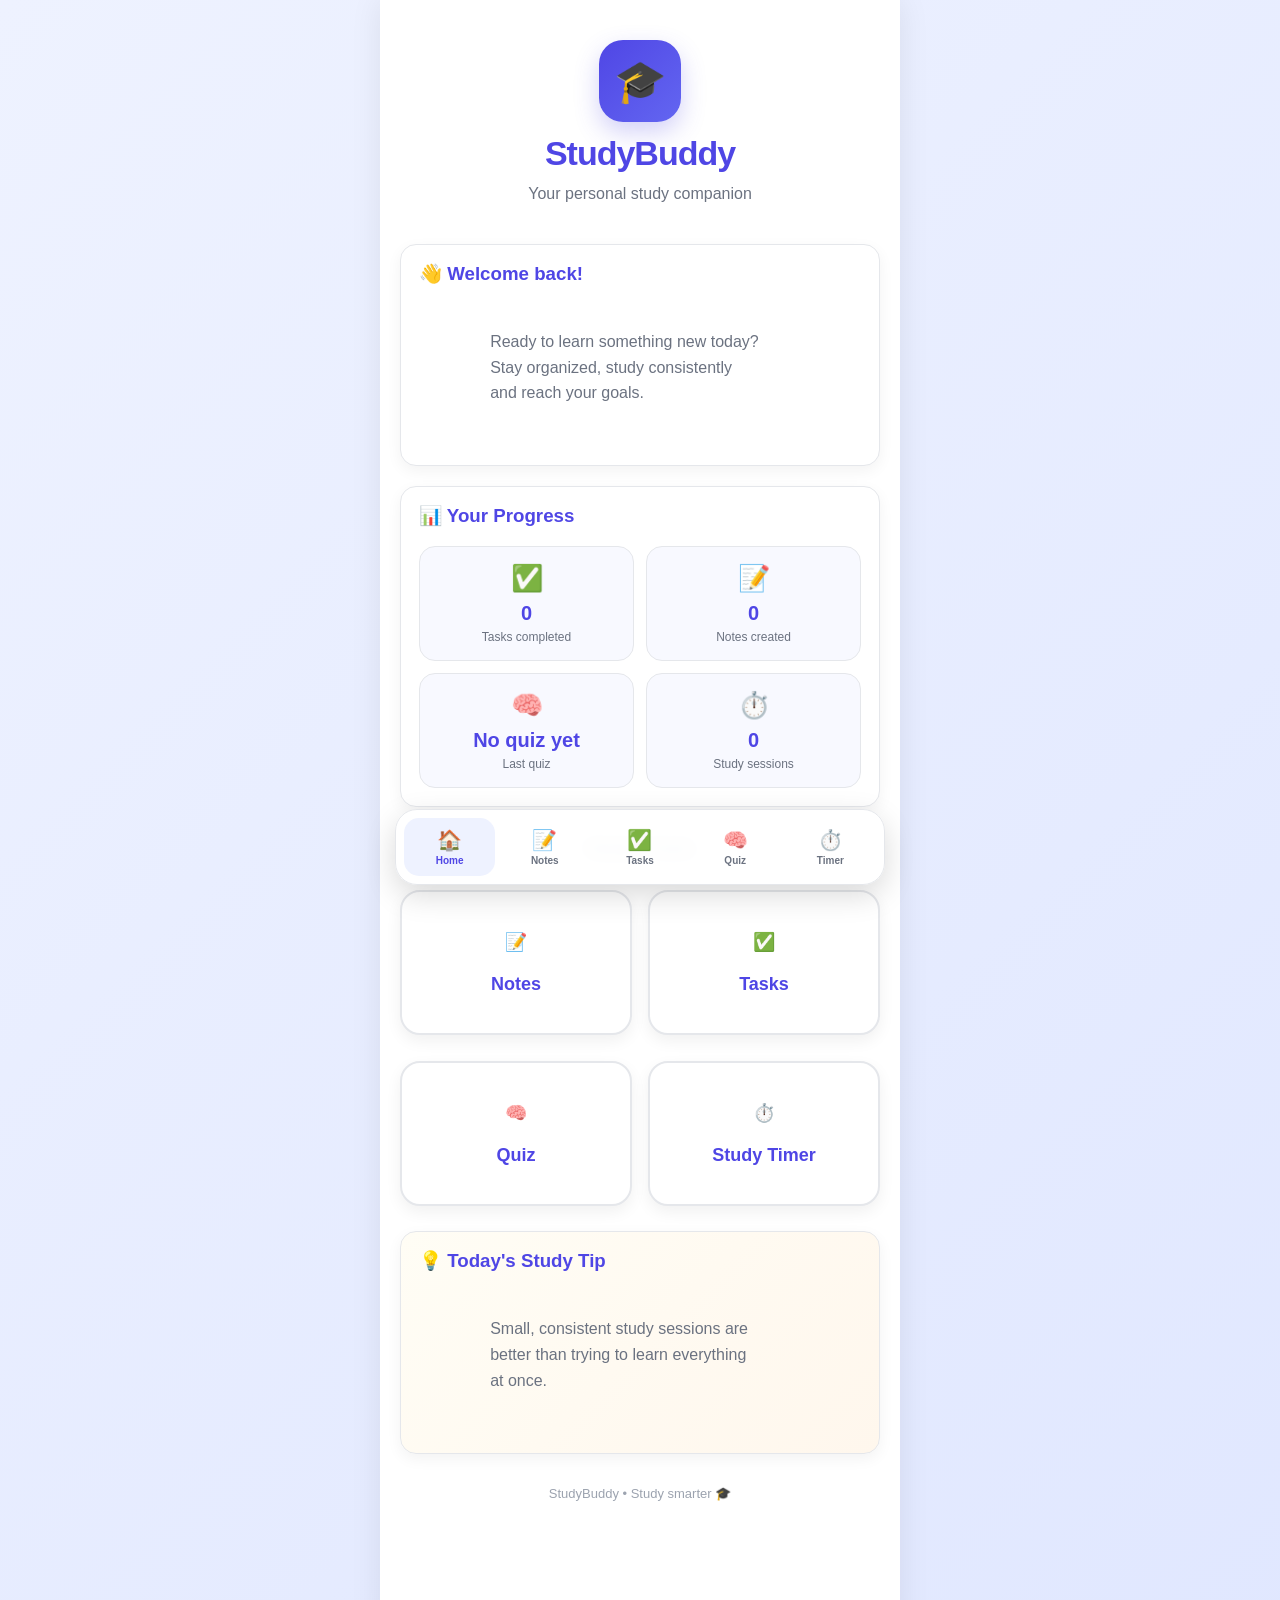
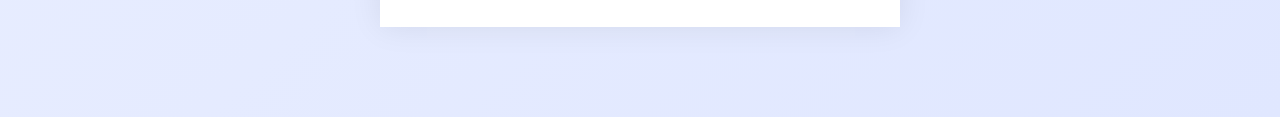
<file: index.html>
<!DOCTYPE html>
<html lang="en">

<head>

    <meta charset="UTF-8">

    <meta
        name="viewport"
        content="width=device-width, initial-scale=1.0"
    >

    <meta
        name="theme-color"
        content="#4f46e5"
    >

    <meta
        name="description"
        content="StudyBuddy helps students organize notes, tasks, quizzes and study sessions."
    >

    <link
        rel="manifest"
        href="manifest.json"
    >

    <title>StudyBuddy - Study Smarter</title>

    <link
        rel="stylesheet"
        href="style.css"
    >

</head>

<body>

    <div class="app">

        <!-- HEADER -->

        <div class="app-header">

            <div class="brand-icon">
                🎓
            </div>

            <h1>
                StudyBuddy
            </h1>

            <p>
                Your personal study companion
            </p>

        </div>


        <!-- WELCOME -->

        <div class="note welcome-card">

            <h3>
                👋 Welcome back!
            </h3>

            <p>
                Ready to learn something new today?
                Stay organized, study consistently
                and reach your goals.
            </p>

        </div>


        <!-- PROGRESS -->

        <div class="note progress-card">

            <h3>
                📊 Your Progress
            </h3>

            <div class="progress-grid">

                <div class="progress-item">

                    <span class="progress-icon">
                        ✅
                    </span>

                    <strong id="dashboardTasks">
                        0
                    </strong>

                    <small>
                        Tasks completed
                    </small>

                </div>


                <div class="progress-item">

                    <span class="progress-icon">
                        📝
                    </span>

                    <strong id="dashboardNotes">
                        0
                    </strong>

                    <small>
                        Notes created
                    </small>

                </div>


                <div class="progress-item">

                    <span class="progress-icon">
                        🧠
                    </span>

                    <strong id="dashboardQuiz">
                        No quiz
                    </strong>

                    <small>
                        Last quiz
                    </small>

                </div>


                <div class="progress-item">

                    <span class="progress-icon">
                        ⏱️
                    </span>

                    <strong id="dashboardSessions">
                        0
                    </strong>

                    <small>
                        Study sessions
                    </small>

                </div>

            </div>

        </div>


        <!-- MENU -->

        <h2 class="menu-title">
            Study Tools
        </h2>


        <div class="menu">

            <button onclick="openNotes()">
                📝
                <br><br>
                Notes
            </button>

            <button onclick="openTasks()">
                ✅
                <br><br>
                Tasks
            </button>

            <button onclick="openQuizzes()">
                🧠
                <br><br>
                Quiz
            </button>

            <button onclick="openTimer()">
                ⏱️
                <br><br>
                Study Timer
            </button>

        </div>


        <!-- STUDY TIP -->

        <div class="note study-tip">

            <h3>
                💡 Today's Study Tip
            </h3>

            <p>
                Small, consistent study sessions are
                better than trying to learn everything
                at once.
            </p>

        </div>


        <!-- BOTTOM NAVIGATION -->

        <nav class="bottom-nav">

            <button
                class="nav-item active"
                onclick="goHome()"
            >
                🏠
                <span>Home</span>
            </button>

            <button
                class="nav-item"
                onclick="openNotes()"
            >
                📝
                <span>Notes</span>
            </button>

            <button
                class="nav-item"
                onclick="openTasks()"
            >
                ✅
                <span>Tasks</span>
            </button>

            <button
                class="nav-item"
                onclick="openQuizzes()"
            >
                🧠
                <span>Quiz</span>
            </button>

            <button
                class="nav-item"
                onclick="openTimer()"
            >
                ⏱️
                <span>Timer</span>
            </button>

        </nav>


        <!-- FOOTER -->

        <p class="app-footer">
            StudyBuddy • Study smarter 🎓
        </p>

    </div>


    <script src="app.js"></script>


    <script>

        if ("serviceWorker" in navigator) {

            navigator.serviceWorker.register("sw.js")

                .then(function() {

                    console.log(
                        "StudyBuddy service worker registered!"
                    );

                })

                .catch(function(error) {

                    console.log(
                        "Service worker error:",
                        error
                    );

                });

        }

    </script>

</body>

</html>
</file>
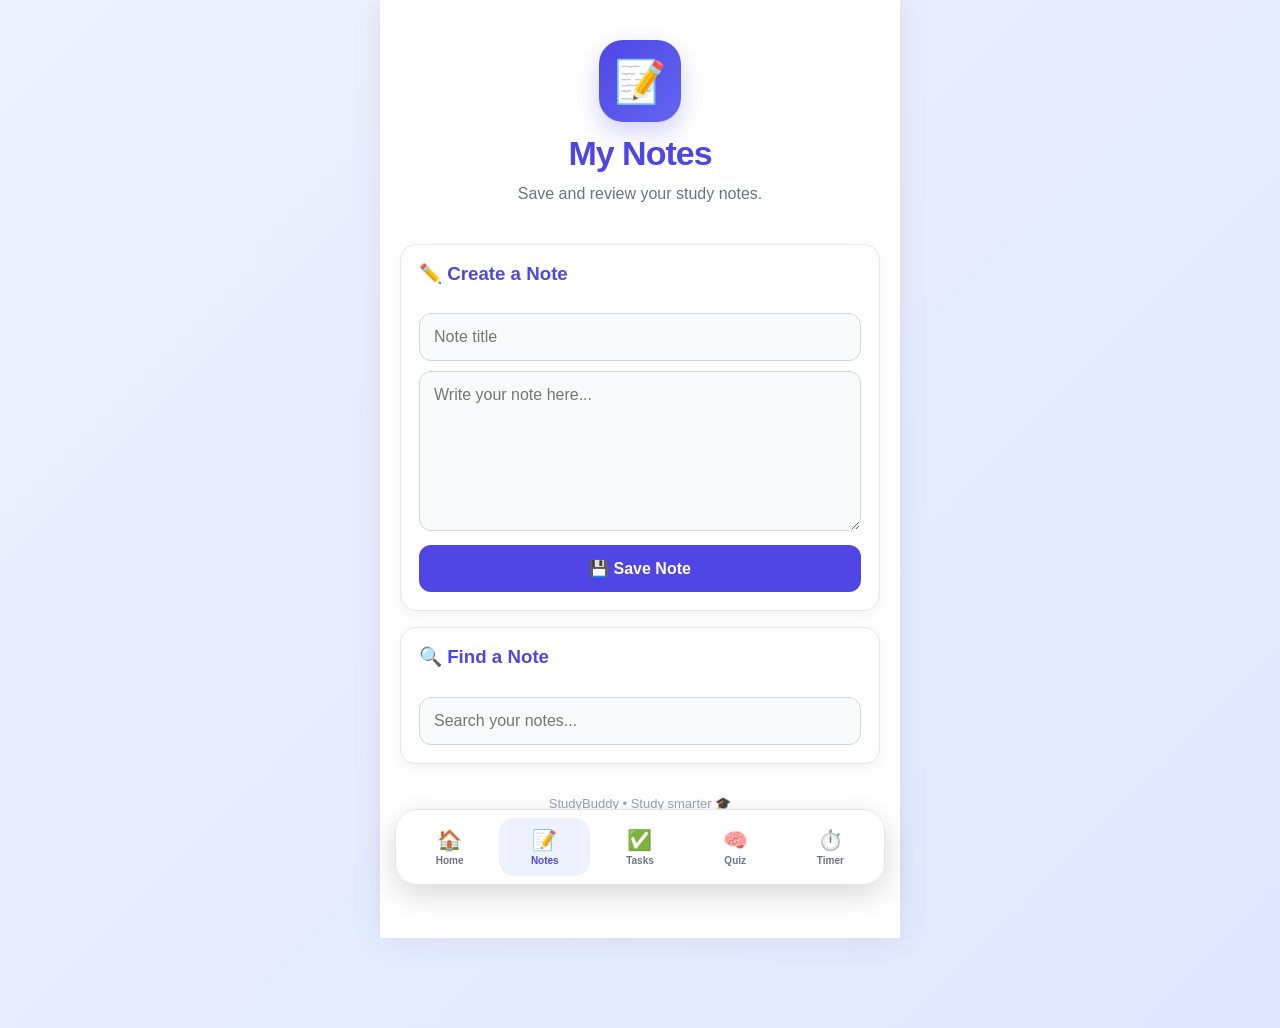
<file: notes.html>
<!DOCTYPE html>
<html lang="en">

<head>

    <meta charset="UTF-8">

    <meta
        name="viewport"
        content="width=device-width, initial-scale=1.0"
    >

    <meta
        name="theme-color"
        content="#4f46e5"
    >

    <title>StudyBuddy - Notes</title>

    <link
        rel="stylesheet"
        href="style.css"
    >

</head>

<body>

    <div class="app">

        <!-- HEADER -->

        <div class="app-header">

            <div class="brand-icon">
                📝
            </div>

            <h1>
                My Notes
            </h1>

            <p>
                Save and review your study notes.
            </p>

        </div>


        <!-- CREATE NOTE -->

        <div class="note">

            <h3>
                ✏️ Create a Note
            </h3>

            <input
                type="text"
                id="noteTitle"
                placeholder="Note title"
            >

            <textarea
                id="noteText"
                placeholder="Write your note here..."
            ></textarea>

            <button onclick="saveNote()">
                💾 Save Note
            </button>

        </div>


        <!-- SEARCH -->

        <div class="note">

            <h3>
                🔍 Find a Note
            </h3>

            <input
                type="text"
                id="noteSearch"
                placeholder="Search your notes..."
                oninput="searchNotes()"
            >

        </div>


        <!-- NOTES -->

        <div id="notesList"></div>


        <!-- BOTTOM NAVIGATION -->

        <nav class="bottom-nav">

            <button
                class="nav-item"
                onclick="goHome()"
            >
                🏠
                <span>Home</span>
            </button>

            <button
                class="nav-item active"
                onclick="openNotes()"
            >
                📝
                <span>Notes</span>
            </button>

            <button
                class="nav-item"
                onclick="openTasks()"
            >
                ✅
                <span>Tasks</span>
            </button>

            <button
                class="nav-item"
                onclick="openQuizzes()"
            >
                🧠
                <span>Quiz</span>
            </button>

            <button
                class="nav-item"
                onclick="openTimer()"
            >
                ⏱️
                <span>Timer</span>
            </button>

        </nav>


        <p class="app-footer">
            StudyBuddy • Study smarter 🎓
        </p>

    </div>


    <script src="app.js"></script>

</body>

</html>
</file>
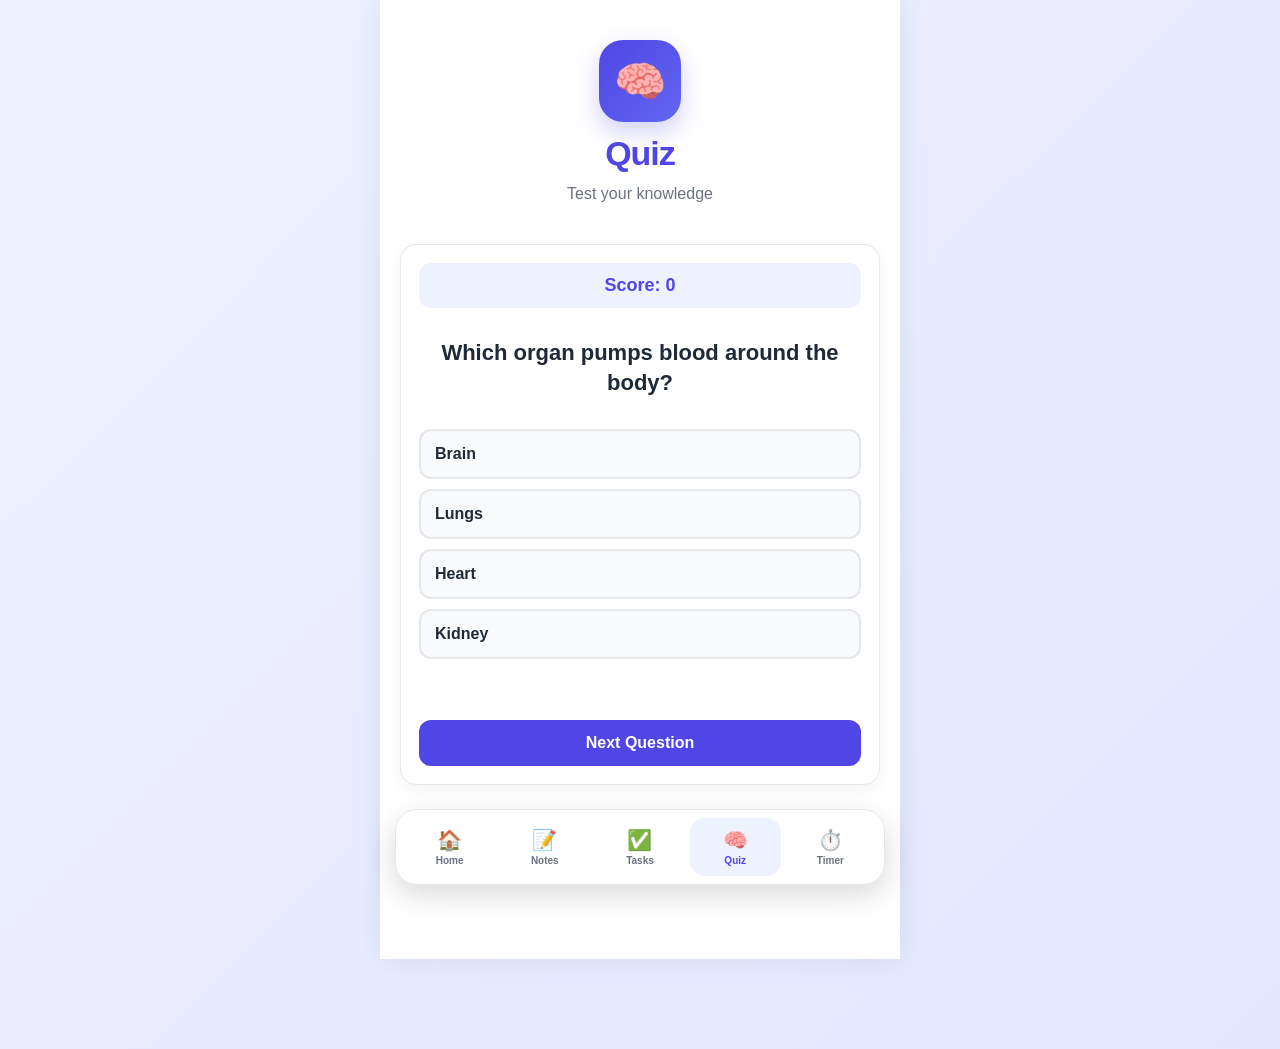
<file: quiz.html>
<!DOCTYPE html>
<html lang="en">

<head>

    <meta charset="UTF-8">

    <meta
        name="viewport"
        content="width=device-width, initial-scale=1.0"
    >

    <meta
        name="theme-color"
        content="#4f46e5"
    >

    <title>StudyBuddy - Quiz</title>

    <link
        rel="stylesheet"
        href="style.css"
    >

</head>

<body>

    <div class="app">

        <!-- HEADER -->

        <div class="app-header">

            <div class="brand-icon">
                🧠
            </div>

            <h1>
                Quiz
            </h1>

            <p>
                Test your knowledge
            </p>

        </div>


        <!-- QUIZ -->

        <div class="note">

            <div id="score">
                Score: 0
            </div>

            <h2 id="question">
                Loading question...
            </h2>

            <div id="answers"></div>

            <p id="result"></p>

            <button
    id="nextButton"
    onclick="nextQuestion()"
>
    Next Question
</button>

        </div>


        <!-- BOTTOM NAVIGATION -->

        <nav class="bottom-nav">

            <button
                class="nav-item"
                onclick="goHome()"
            >
                🏠
                <span>Home</span>
            </button>

            <button
                class="nav-item"
                onclick="openNotes()"
            >
                📝
                <span>Notes</span>
            </button>

            <button
                class="nav-item"
                onclick="openTasks()"
            >
                ✅
                <span>Tasks</span>
            </button>

            <button
                class="nav-item active"
                onclick="openQuizzes()"
            >
                🧠
                <span>Quiz</span>
            </button>

            <button
                class="nav-item"
                onclick="openTimer()"
            >
                ⏱️
                <span>Timer</span>
            </button>

        </nav>


        <!-- FOOTER -->

        <p class="app-footer">
            StudyBuddy • Study smarter 🎓
        </p>

    </div>


    <script src="app.js"></script>

</body>

</html>
</file>
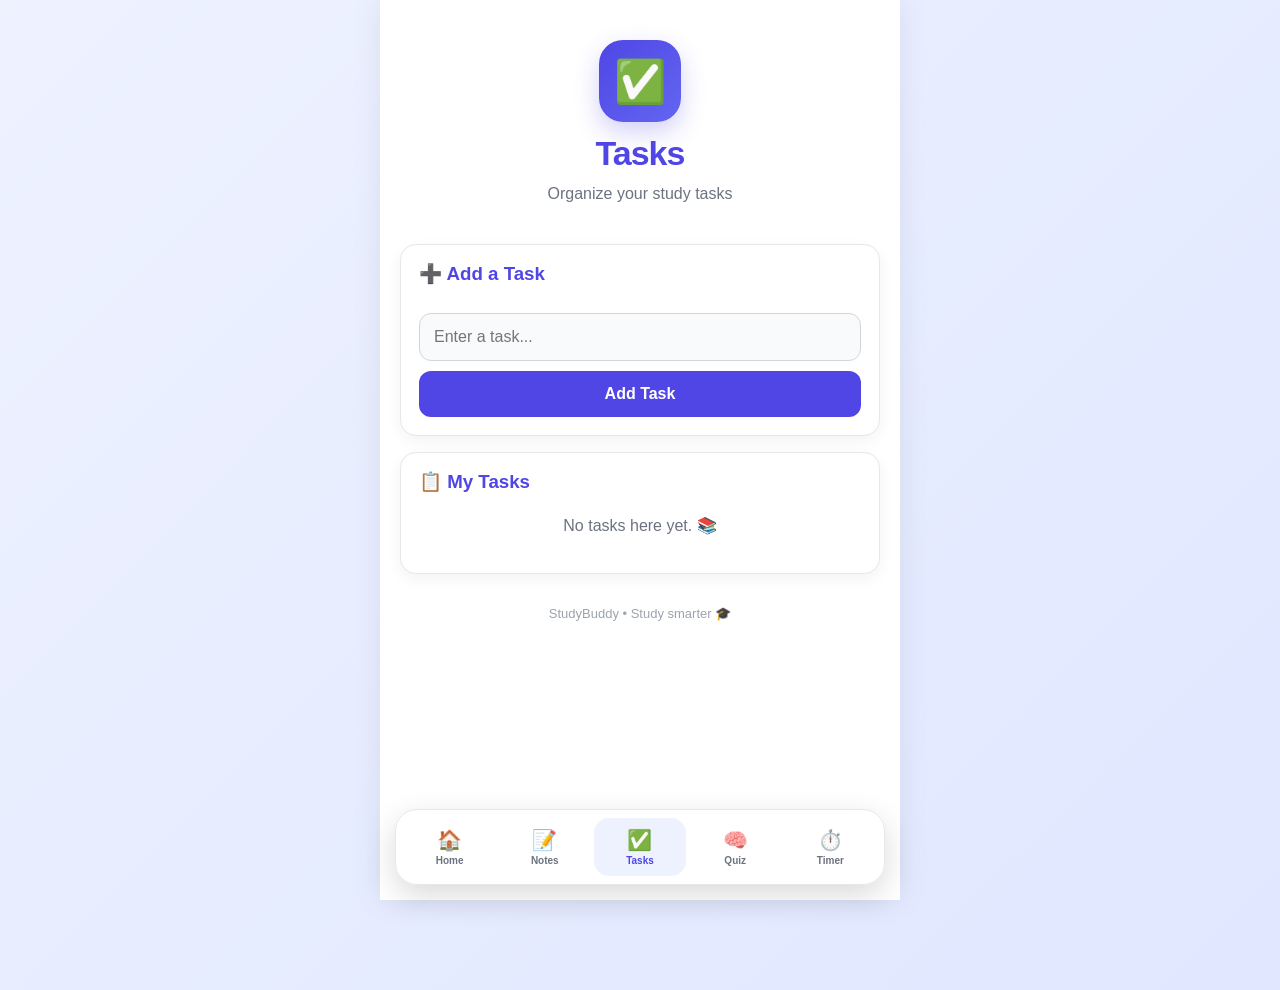
<file: tasks.html>
<!DOCTYPE html>
<html lang="en">

<head>

    <meta charset="UTF-8">

    <meta
        name="viewport"
        content="width=device-width, initial-scale=1.0"
    >

    <meta
        name="theme-color"
        content="#4f46e5"
    >

    <title>StudyBuddy - Tasks</title>

    <link
        rel="stylesheet"
        href="style.css"
    >

</head>

<body>

    <div class="app">

        <!-- HEADER -->

        <div class="app-header">

            <div class="brand-icon">
                ✅
            </div>

            <h1>
                Tasks
            </h1>

            <p>
                Organize your study tasks
            </p>

        </div>


        <!-- ADD TASK -->

        <div class="note">

            <h3>
                ➕ Add a Task
            </h3>

            <input
                type="text"
                id="taskInput"
                placeholder="Enter a task..."
            >

            <button onclick="addTask()">
                Add Task
            </button>

        </div>


        <!-- TASK LIST -->

        <div class="note">

            <h3>
                📋 My Tasks
            </h3>

            <ul id="taskList"></ul>

        </div>


        <!-- BOTTOM NAVIGATION -->

        <nav class="bottom-nav">

            <button
                class="nav-item"
                onclick="goHome()"
            >
                🏠
                <span>Home</span>
            </button>

            <button
                class="nav-item"
                onclick="openNotes()"
            >
                📝
                <span>Notes</span>
            </button>

            <button
                class="nav-item active"
                onclick="openTasks()"
            >
                ✅
                <span>Tasks</span>
            </button>

            <button
                class="nav-item"
                onclick="openQuizzes()"
            >
                🧠
                <span>Quiz</span>
            </button>

            <button
                class="nav-item"
                onclick="openTimer()"
            >
                ⏱️
                <span>Timer</span>
            </button>

        </nav>


        <!-- FOOTER -->

        <p class="app-footer">
            StudyBuddy • Study smarter 🎓
        </p>

    </div>


    <script src="app.js"></script>

</body>

</html>
</file>
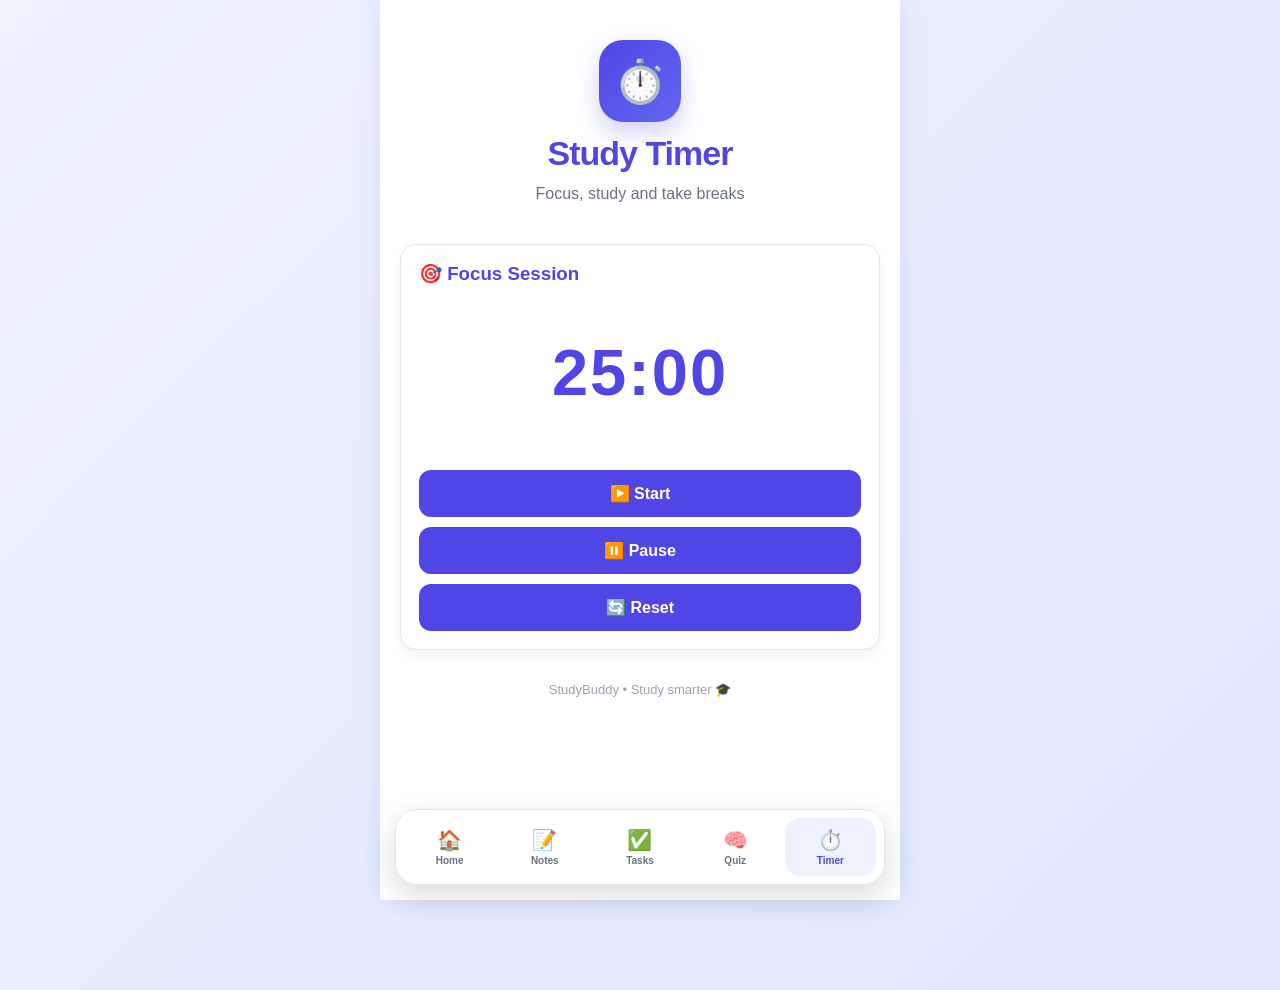
<file: timer.html>
<!DOCTYPE html>
<html lang="en">

<head>

    <meta charset="UTF-8">

    <meta
        name="viewport"
        content="width=device-width, initial-scale=1.0"
    >

    <meta
        name="theme-color"
        content="#4f46e5"
    >

    <title>StudyBuddy - Study Timer</title>

    <link
        rel="stylesheet"
        href="style.css"
    >

</head>

<body>

    <div class="app">

        <!-- HEADER -->

        <div class="app-header">

            <div class="brand-icon">
                ⏱️
            </div>

            <h1>
                Study Timer
            </h1>

            <p>
                Focus, study and take breaks
            </p>

        </div>


        <!-- TIMER -->

        <div class="note">

            <h3>
                🎯 Focus Session
            </h3>

            <div id="timer">
                25:00
            </div>

            <button onclick="startTimer()">
                ▶️ Start
            </button>

            <button onclick="pauseTimer()">
                ⏸️ Pause
            </button>

            <button onclick="resetTimer()">
                🔄 Reset
            </button>

        </div>


        <!-- BOTTOM NAVIGATION -->

        <nav class="bottom-nav">

            <button
                class="nav-item"
                onclick="goHome()"
            >
                🏠
                <span>Home</span>
            </button>

            <button
                class="nav-item"
                onclick="openNotes()"
            >
                📝
                <span>Notes</span>
            </button>

            <button
                class="nav-item"
                onclick="openTasks()"
            >
                ✅
                <span>Tasks</span>
            </button>

            <button
                class="nav-item"
                onclick="openQuizzes()"
            >
                🧠
                <span>Quiz</span>
            </button>

            <button
                class="nav-item active"
                onclick="openTimer()"
            >
                ⏱️
                <span>Timer</span>
            </button>

        </nav>


        <!-- FOOTER -->

        <p class="app-footer">
            StudyBuddy • Study smarter 🎓
        </p>

    </div>


    <script src="app.js"></script>

</body>

</html>
</file>
<file: style.css>
/* =================================
   STUDYBUDDY - PROFESSIONAL DESIGN
================================= */

* {
    box-sizing: border-box;
}

body {
    margin: 0;

    font-family: Arial, sans-serif;

    background:
        linear-gradient(
            135deg,
            #eef2ff,
            #e0e7ff
        );

    color: #1f2937;

    min-height: 100vh;

    padding-bottom: 90px;
}


/* =================================
   APP CONTAINER
================================= */

.app {
    width: 100%;

    max-width: 520px;

    min-height: 100vh;

    margin: auto;

    background: #ffffff;

    padding: 30px 20px 110px;

    box-shadow:
        0 0 30px rgba(0, 0, 0, 0.08);
}


/* =================================
   APP HEADER
================================= */

.app-header {
    text-align: center;

    padding: 10px 0 5px;
}

.brand-icon {
    width: 82px;
    height: 82px;

    margin: 0 auto 12px;

    display: flex;

    align-items: center;
    justify-content: center;

    font-size: 42px;

    background:
        linear-gradient(
            135deg,
            #4f46e5,
            #6366f1
        );

    border-radius: 24px;

    box-shadow:
        0 10px 25px
        rgba(79, 70, 229, 0.25);
}

.app-header h1 {
    margin: 5px 0 8px;
}

.app-header p {
    margin-top: 0;
}


/* =================================
   HEADINGS
================================= */

h1 {
    text-align: center;

    margin: 5px 0 10px;

    font-size: 34px;

    color: #4f46e5;

    letter-spacing: -1px;
}

h2 {
    margin-top: 25px;

    color: #1f2937;
}

h3 {
    margin-top: 0;

    color: #4f46e5;
}

p {
    color: #6b7280;

    line-height: 1.6;
}


/* =================================
   WELCOME CARD
================================= */

.welcome-card {
    margin-top: 20px;

    background:
        linear-gradient(
            135deg,
            #eef2ff,
            #f5f3ff
        );

    border: none;
}


/* =================================
   MENU TITLE
================================= */

.menu-title {
    text-align: center;

    margin-top: 30px;

    font-size: 20px;
}


/* =================================
   HOME MENU
================================= */

.menu {
    display: grid;

    grid-template-columns: 1fr 1fr;

    gap: 16px;

    margin-top: 20px;
}

.menu button {
    min-height: 145px;

    padding: 20px 10px;

    font-size: 18px;

    font-weight: bold;

    border-radius: 20px;

    background: #ffffff;

    color: #4f46e5;

    border: 2px solid #e5e7eb;

    box-shadow:
        0 6px 16px
        rgba(0, 0, 0, 0.06);

    transition:
        transform 0.2s ease,
        box-shadow 0.2s ease,
        border-color 0.2s ease;
}

.menu button:hover {
    transform: translateY(-5px);

    border-color: #4f46e5;

    box-shadow:
        0 12px 25px
        rgba(79, 70, 229, 0.15);
}

.menu button:active {
    transform: scale(0.97);
}


/* =================================
   NORMAL BUTTONS
================================= */

button {
    width: 100%;

    padding: 14px;

    margin-top: 10px;

    border: none;

    border-radius: 12px;

    background: #4f46e5;

    color: white;

    font-size: 16px;

    font-weight: bold;

    cursor: pointer;

    transition:
        transform 0.15s ease,
        box-shadow 0.15s ease,
        opacity 0.15s ease;
}

button:hover {
    opacity: 0.95;

    transform: translateY(-2px);

    box-shadow:
        0 6px 15px
        rgba(79, 70, 229, 0.2);
}

button:active {
    transform: scale(0.97);
}


/* =================================
   INPUTS
================================= */

input,
textarea,
select {
    width: 100%;

    padding: 14px;

    margin-top: 10px;

    border: 1px solid #d1d5db;

    border-radius: 12px;

    background: #f9fafb;

    font-size: 16px;

    font-family: Arial, sans-serif;

    outline: none;

    transition: 0.2s ease;
}

input:focus,
textarea:focus,
select:focus {
    border-color: #4f46e5;

    background: white;

    box-shadow:
        0 0 0 3px
        rgba(79, 70, 229, 0.1);
}

textarea {
    height: 160px;

    resize: vertical;
}


/* =================================
   CARDS
================================= */

.note {
    background: #ffffff;

    border: 1px solid #e5e7eb;

    padding: 18px;

    margin-top: 16px;

    border-radius: 16px;

    box-shadow:
        0 5px 15px
        rgba(0, 0, 0, 0.05);
}

.note p {
    white-space: pre-wrap;
}


/* =================================
   PROGRESS DASHBOARD
================================= */

.progress-card {
    margin-top: 20px;
}

.progress-grid {
    display: grid;

    grid-template-columns: 1fr 1fr;

    gap: 12px;

    margin-top: 15px;
}

.progress-item {
    display: flex;

    flex-direction: column;

    align-items: center;

    justify-content: center;

    min-height: 115px;

    padding: 12px;

    background: #f8f9ff;

    border: 1px solid #e5e7eb;

    border-radius: 16px;

    text-align: center;
}

.progress-icon {
    font-size: 26px;

    margin-bottom: 8px;
}

.progress-item strong {
    color: #4f46e5;

    font-size: 20px;
}

.progress-item small {
    margin-top: 5px;

    color: #6b7280;

    font-size: 12px;
}


/* =================================
   TASKS
================================= */

ul {
    padding: 0;

    margin-top: 20px;
}

li {
    list-style: none;

    display: flex;

    align-items: center;

    gap: 8px;

    background: #ffffff;

    border: 1px solid #e5e7eb;

    margin-top: 10px;

    padding: 12px;

    border-radius: 12px;

    box-shadow:
        0 3px 8px
        rgba(0, 0, 0, 0.04);
}

li span {
    flex: 1;

    line-height: 1.4;
}

li button {
    width: auto;

    min-width: 45px;

    margin-top: 0;

    padding: 10px;
}


/* =================================
   QUIZ
================================= */

#score {
    text-align: center;

    font-size: 18px;

    font-weight: bold;

    color: #4f46e5;

    background: #eef2ff;

    padding: 12px;

    border-radius: 12px;
}

#question {
    margin-top: 30px;

    font-size: 22px;

    line-height: 1.4;

    text-align: center;
}

#answers {
    margin-top: 20px;
}

#answers button {
    background: #f8fafc;

    color: #1f2937;

    border: 2px solid #e5e7eb;

    text-align: left;

    box-shadow: none;
}

#answers button:hover {
    background: #eef2ff;

    border-color: #4f46e5;
}

#result {
    text-align: center;

    font-weight: bold;

    margin-top: 20px;

    min-height: 25px;
}


/* =================================
   TIMER
================================= */

#timer {
    text-align: center;

    font-size: 65px;

    font-weight: bold;

    color: #4f46e5;

    margin: 50px 0;

    letter-spacing: 2px;
}


/* =================================
   STUDY TIP
================================= */

.study-tip {
    margin-top: 25px;

    background:
        linear-gradient(
            135deg,
            #fffdf5,
            #fff7ed
        );
}


/* =================================
   BOTTOM NAVIGATION
================================= */

.bottom-nav {
    position: fixed;

    bottom: 15px;

    left: 50%;

    transform: translateX(-50%);

    width: calc(100% - 30px);

    max-width: 490px;

    display: grid;

    grid-template-columns:
        repeat(5, 1fr);

    gap: 4px;

    padding: 8px;

    background: rgba(255, 255, 255, 0.96);

    border: 1px solid #e5e7eb;

    border-radius: 22px;

    box-shadow:
        0 10px 30px
        rgba(0, 0, 0, 0.15);

    backdrop-filter: blur(10px);

    z-index: 1000;
}

.bottom-nav .nav-item {
    width: 100%;

    min-height: 58px;

    margin: 0;

    padding: 7px 3px;

    display: flex;

    flex-direction: column;

    align-items: center;

    justify-content: center;

    gap: 3px;

    background: transparent;

    color: #6b7280;

    border: none;

    border-radius: 15px;

    box-shadow: none;

    font-size: 20px;
}

.bottom-nav .nav-item span {
    font-size: 10px;

    font-weight: bold;
}

.bottom-nav .nav-item:hover {
    transform: none;

    background: #f3f4f6;

    color: #4f46e5;

    box-shadow: none;
}

.bottom-nav .nav-item.active {
    background: #eef2ff;

    color: #4f46e5;
}


/* =================================
   FOOTER
================================= */

.app-footer {
    text-align: center;

    margin-top: 30px;

    font-size: 13px;

    color: #9ca3af;
}


/* =================================
   MOBILE DESIGN
================================= */

@media (max-width: 450px) {

    .app {
        padding:
            25px
            15px
            110px;
    }

    h1 {
        font-size: 29px;
    }

    .brand-icon {
        width: 72px;

        height: 72px;

        font-size: 36px;
    }

    .menu {
        grid-template-columns: 1fr 1fr;

        gap: 12px;
    }

    .menu button {
        min-height: 115px;

        font-size: 16px;
    }

    .progress-grid {
        gap: 8px;
    }

    .progress-item {
        min-height: 105px;
    }

    #timer {
        font-size: 52px;
    }

    #question {
        font-size: 20px;
    }

    .bottom-nav {
        bottom: 10px;

        width: calc(100% - 20px);

        border-radius: 20px;
    }

    .bottom-nav .nav-item {
        min-height: 54px;

        font-size: 18px;
    }

    .bottom-nav .nav-item span {
        font-size: 9px;
    }
}
</file>
